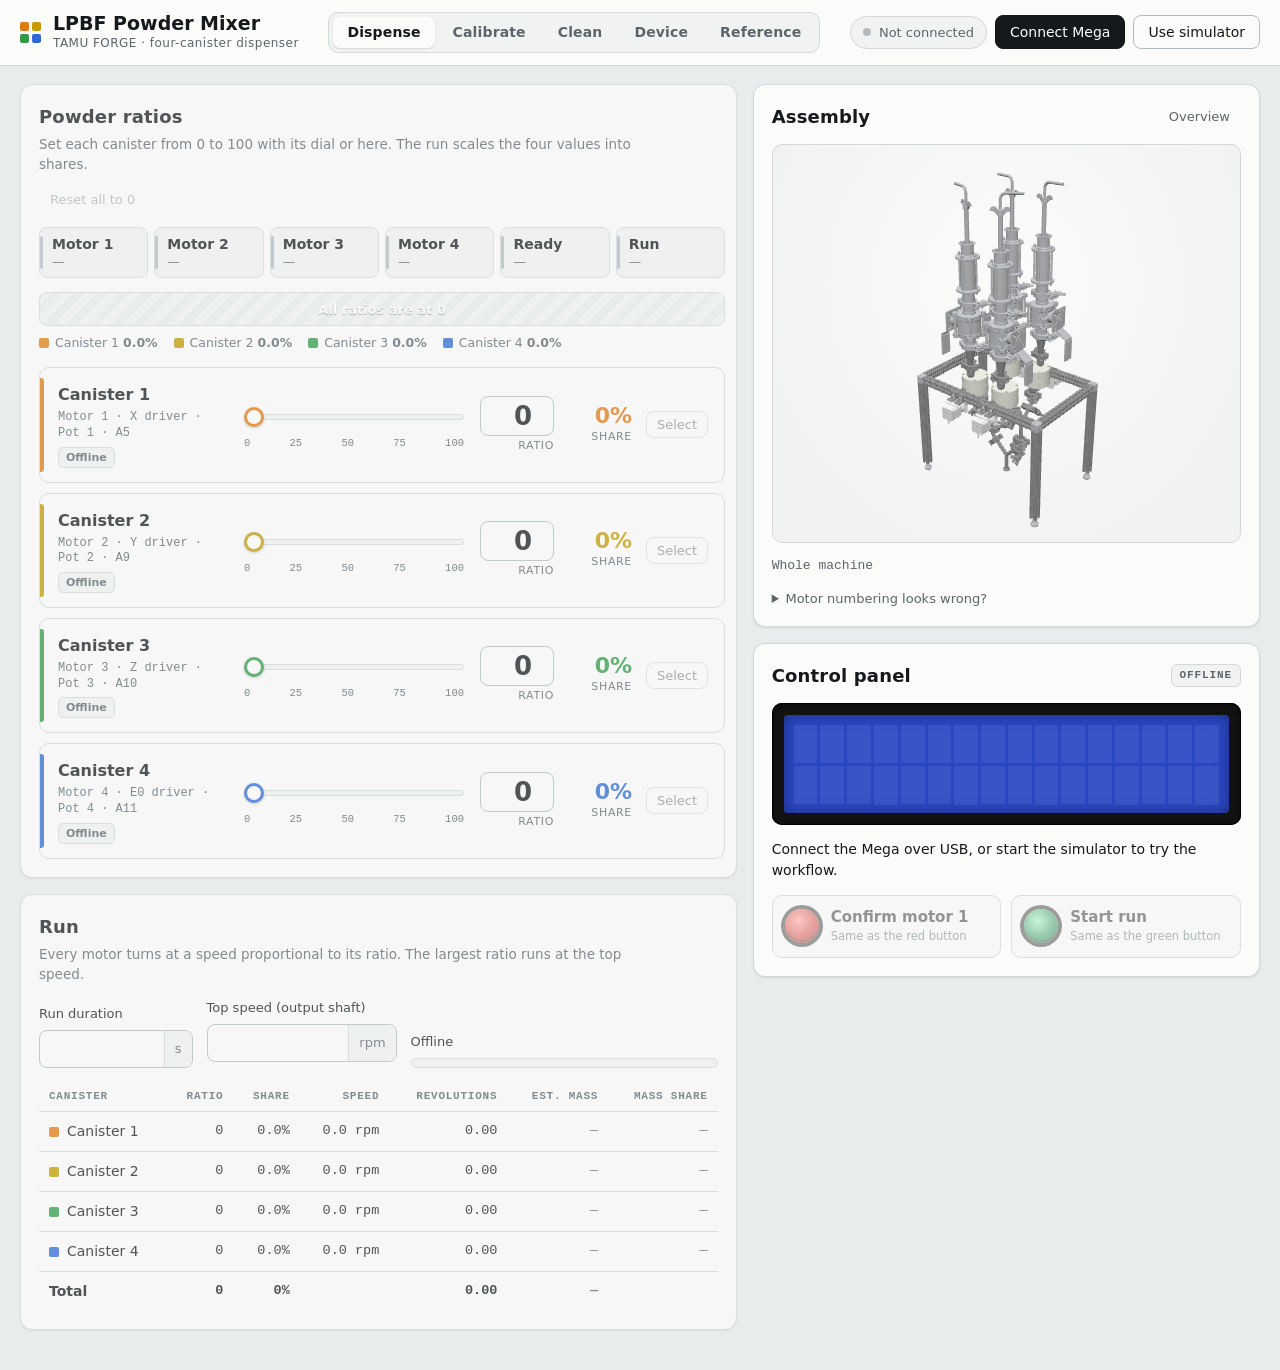
<file: ui/index.html>
<!doctype html>
<html lang="en">
<head>
  <meta charset="utf-8">
  <meta name="viewport" content="width=device-width, initial-scale=1">
  <title>LPBF Powder Mixer</title>
  <link rel="stylesheet" href="styles.css">
  <script type="importmap">
    { "imports": { "three": "./vendor/three/three.module.js", "three/addons/": "./vendor/three/addons/" } }
  </script>
  <script type="module" src="app.js"></script>
</head>
<body>
  <header class="topbar">
    <div class="brand">
      <span class="mark" aria-hidden="true"><i></i><i></i><i></i><i></i></span>
      <div>
        <div class="brand-name">LPBF Powder Mixer</div>
        <div class="brand-sub">TAMU FORGE · four-canister dispenser</div>
      </div>
    </div>
    <nav class="tabs" aria-label="Sections">
      <a class="tab" href="#dispense" data-tab="dispense">Dispense</a>
      <a class="tab" href="#calibrate" data-tab="calibrate">Calibrate</a>
      <a class="tab" href="#clean" data-tab="clean">Clean<span class="tab-dot" id="cleanDot" hidden></span></a>
      <a class="tab" href="#device" data-tab="device">Device</a>
      <a class="tab" href="#reference" data-tab="reference">Reference</a>
    </nav>
    <div class="conn">
      <span class="pill" id="connPill" data-state="off"><span class="dot"></span><span id="connText">Not connected</span></span>
      <button id="btnConnect" class="btn primary">Connect Mega</button>
      <button id="btnSim" class="btn">Use simulator</button>
      <button id="btnDisconnect" class="btn" hidden>Disconnect</button>
    </div>
  </header>

  <div class="motion-bar" id="motionBar" hidden role="status">
    <span class="spinner" aria-hidden="true"></span>
    <span id="motionText">Motors moving</span>
    <button id="motionStop" class="btn danger">Stop motors</button>
  </div>
  <div class="notice" id="notice" hidden></div>

  <main class="layout" id="app" data-conn="off">
    <div class="content">

      <!-- ===================== DISPENSE ===================== -->
      <div class="view" data-view="dispense">
        <section class="card mix" aria-labelledby="mixTitle">
          <div class="card-head">
            <div>
              <h2 id="mixTitle">Powder ratios</h2>
              <p class="sub">Set each canister from 0 to 100 with its dial or here. The run scales the four values into shares.</p>
            </div>
            <button id="btnReset" class="btn quiet small" disabled>Reset all to 0</button>
          </div>
          <ol class="steps" id="steps" aria-label="Setup progress"></ol>
          <div class="sharebar-wrap">
            <div class="sharebar" id="shareBar" role="img" aria-label="Mix shares"></div>
            <div class="sharebar-legend" id="shareLegend"></div>
          </div>
          <div class="motors" id="motors"></div>
        </section>

        <section class="card run" aria-labelledby="runTitle">
          <div class="card-head">
            <div>
              <h2 id="runTitle">Run</h2>
              <p class="sub">Every motor turns at a speed proportional to its ratio. The largest ratio runs at the top speed.</p>
            </div>
            <button id="btnStop" class="btn danger" hidden>Stop run</button>
          </div>
          <div class="run-settings">
            <label class="field">
              <span>Run duration</span>
              <span class="input-unit"><input id="inDur" type="number" min="1" max="3600" step="1" inputmode="numeric"><em>s</em></span>
            </label>
            <label class="field">
              <span>Top speed (output shaft)</span>
              <span class="input-unit"><input id="inTop" type="number" min="0.1" max="300" step="0.1" inputmode="decimal"><em>rpm</em></span>
              <small id="topNote" class="note"></small>
            </label>
            <div class="progress-block">
              <div class="progress-top"><span id="runStateText">Not running</span><span id="runTimeText" class="mono"></span></div>
              <div class="progress"><div id="runBar"></div></div>
            </div>
          </div>
          <div class="tablewrap">
            <table class="plan">
              <thead>
                <tr><th>Canister</th><th class="num">Ratio</th><th class="num">Share</th><th class="num">Speed</th><th class="num">Revolutions</th><th class="num">Est. mass</th><th class="num">Mass share</th></tr>
              </thead>
              <tbody id="planBody"></tbody>
              <tfoot id="planFoot"></tfoot>
            </table>
          </div>
        </section>
      </div>

      <!-- ===================== CALIBRATE ===================== -->
      <div class="view" data-view="calibrate" hidden>
        <section class="card" aria-labelledby="trialTitle">
          <div class="card-head">
            <div>
              <h2 id="trialTitle">Record a trial</h2>
              <p class="sub">After a dispense run, weigh what each canister put out and enter it here. Each entry adds a grams-per-revolution point at the speed that canister ran.</p>
            </div>
          </div>
          <p class="empty" id="trialEmpty">No finished run to record yet. Run a mix on the Dispense tab, then come back here to enter the weighed masses.</p>
          <form class="trial" id="trialForm" hidden>
            <div class="trial-rows" id="trialRows"></div>
            <div class="trial-actions"><button type="submit" class="btn primary">Save trial</button><span class="note" id="trialMsg" role="status"></span></div>
          </form>
        </section>

        <section class="card calib" aria-labelledby="calTitle">
          <div class="card-head">
            <div>
              <h2 id="calTitle">Calibration curves</h2>
              <p class="sub">Grams per output revolution against speed, for each canister. Stored in this browser. Mass estimates appear once a canister has at least one trial.</p>
            </div>
            <button id="btnExport" class="btn">Export CSV</button>
          </div>
          <div class="cal-grid" id="calGrid"></div>
        </section>
      </div>

      <!-- ===================== CLEAN ===================== -->
      <div class="view" data-view="clean" hidden>
        <section class="card clean-card" aria-labelledby="cleanTitle">
          <div class="card-head">
            <div>
              <h2 id="cleanTitle">Clean dispensers</h2>
              <p class="sub">Empties leftover powder by spinning the dispenser at full speed until you stop it.</p>
            </div>
            <span class="speed-chip" id="cleanSpeed">—</span>
          </div>

          <ol class="prep">
            <li><b>1</b><span>Detach the powder canister from the dispenser.</span></li>
            <li><b>2</b><span>Put a catch tray or bag under the outlet.</span></li>
            <li><b>3</b><span>Pick the dispensers to empty and start. Stop once nothing more comes out, and run it again if you still see powder.</span></li>
          </ol>

          <label class="confirm" for="cleanReady">
            <input type="checkbox" id="cleanReady">
            <span>The canister is detached and the outlet is over a catch tray.</span>
          </label>

          <div class="clean-select-head">
            <h3>Dispensers to empty</h3>
            <div class="row-actions">
              <button class="btn quiet small" id="cleanAll">Select all</button>
              <button class="btn quiet small" id="cleanNone">Clear</button>
            </div>
          </div>
          <div class="clean-motors" id="cleanMotors"></div>

          <div class="clean-actions">
            <div class="clean-timer">
              <span class="clean-time mono" id="cleanTime">0:00</span>
              <span class="note" id="cleanTimeLabel">Not running</span>
            </div>
            <div class="clean-buttons">
              <button id="cleanStart" class="btn go big" disabled>Start cleaning</button>
              <button id="cleanStop" class="btn danger big" disabled>Stop</button>
            </div>
          </div>
          <p class="note" id="cleanNote" role="status"></p>
        </section>

        <section class="card" aria-labelledby="histTitle">
          <div class="card-head tight">
            <h2 id="histTitle">Cleaning passes</h2>
            <button class="btn quiet small" id="cleanClearHist">Clear list</button>
          </div>
          <p class="empty" id="histEmpty">No cleaning passes yet.</p>
          <div class="tablewrap">
            <table id="histTable" hidden>
              <thead><tr><th>Started</th><th>Dispensers</th><th class="num">Duration</th><th class="num">Revolutions</th><th>Ended by</th></tr></thead>
              <tbody id="histBody"></tbody>
            </table>
          </div>
        </section>
      </div>

      <!-- ===================== DEVICE ===================== -->
      <div class="view" data-view="device" hidden>
        <section class="card settings" aria-labelledby="setTitle">
          <div class="card-head tight"><h2 id="setTitle">Drive settings</h2><span class="note">Stored in the Mega's EEPROM</span></div>
          <div class="settings-grid">
            <label class="field">
              <span>Microstepping</span>
              <select id="inMs">
                <option value="1">Full step</option><option value="2">1/2</option><option value="4">1/4</option>
                <option value="8">1/8</option><option value="16">1/16</option>
              </select>
              <small class="note">Must match the MS1–MS3 jumpers under the drivers. All three fitted = 1/16.</small>
            </label>
            <label class="field">
              <span>Gearbox ratio</span>
              <span class="input-unit"><input id="inGear" type="number" min="1" max="100" step="0.01" inputmode="decimal"><em>: 1</em></span>
              <small class="note">The 17HS15-1684S-PG5 has a 5.18 : 1 planetary gearbox.</small>
            </label>
            <fieldset class="field">
              <legend>Reverse direction</legend>
              <div class="checks" id="invChecks"></div>
              <small class="note">Applies to dispensing and cleaning.</small>
            </fieldset>
          </div>
          <dl class="facts" id="facts"></dl>
        </section>

        <section class="card log" aria-labelledby="logTitle">
          <div class="card-head tight">
            <h2 id="logTitle">Device log</h2>
            <button id="btnClearLog" class="btn quiet small">Clear</button>
          </div>
          <ol class="log-list" id="logList" aria-live="polite"></ol>
          <form class="cmd" id="cmdForm">
            <label for="cmdIn" class="visually-hidden">Send a command</label>
            <input id="cmdIn" autocomplete="off" spellcheck="false" placeholder="Command, e.g. SET 2 40 or CLEAN 1">
            <button class="btn" type="submit">Send</button>
          </form>
        </section>
      </div>
      <!-- ===================== REFERENCE ===================== -->
      <div class="view" data-view="reference" hidden>
        <div class="ref">
          <nav class="ref-nav" aria-label="Documents">
            <h2>Reference</h2>
            <p class="sub">Wiring, power and board documentation for this build, read straight from the project folder.</p>
            <ul id="refList"></ul>
          </nav>
          <section class="card ref-doc" aria-live="polite">
            <div class="ref-head">
              <div>
                <div class="ref-kind" id="refKind"></div>
                <h2 id="refTitle">Document</h2>
                <p class="note mono" id="refFile"></p>
              </div>
              <a class="btn small" id="refOpen" href="#" target="_blank" rel="noopener">Open in new tab</a>
            </div>
            <p class="ref-note" id="refNote" hidden></p>
            <div class="ref-body" id="refBody"></div>
          </section>
        </div>
      </div>
    </div>

    <!-- ===================== PANEL (always visible) ===================== -->
    <aside class="side">
      <section class="card v3d-card" aria-labelledby="v3dTitle">
        <div class="card-head tight">
          <h2 id="v3dTitle">Assembly</h2>
          <button class="btn quiet small" id="v3dOverview">Overview</button>
        </div>
        <div class="v3d" id="v3d">
          <div class="v3d-loading" id="v3dLoading"><span>Loading 3D model…</span><div class="progress"><div id="v3dBar"></div></div></div>
        </div>
        <p class="v3d-caption" id="v3dCaption">Whole machine</p>
        <details class="v3d-fix">
          <summary>Motor numbering looks wrong?</summary>
          <div class="v3d-fix-row">
            <label for="v3dA" class="visually-hidden">First motor</label>
            <select id="v3dA"><option value="0">M1 · X</option><option value="1">M2 · Y</option><option value="2">M3 · Z</option><option value="3">M4 · E0</option></select>
            <span>swap with</span>
            <label for="v3dB" class="visually-hidden">Second motor</label>
            <select id="v3dB"><option value="0">M1 · X</option><option value="1" selected>M2 · Y</option><option value="2">M3 · Z</option><option value="3">M4 · E0</option></select>
            <button class="btn small" id="v3dSwap">Swap</button>
            <button class="btn quiet small" id="v3dResetOrder">Reset</button>
          </div>
          <p class="note">Click a motor in the view to select it on the current tab.</p>
        </details>
      </section>

      <section class="card panel" aria-labelledby="panelTitle">
        <div class="card-head tight">
          <h2 id="panelTitle">Control panel</h2>
          <span class="state-chip" id="stateChip">Offline</span>
        </div>
        <div class="lcd-bezel"><div class="lcd" id="lcd" role="img" aria-label="LCD contents"></div></div>
        <p class="hint" id="hint">Connect the Mega over USB, or start the simulator to try the workflow.</p>
        <div class="hw-buttons">
          <button id="btnNext" class="hw red" disabled>
            <span class="cap" aria-hidden="true"></span>
            <span class="txt"><b id="nextLabel">Confirm motor 1</b><small>Same as the red button</small></span>
          </button>
          <button id="btnGo" class="hw green" disabled>
            <span class="cap" aria-hidden="true"></span>
            <span class="txt"><b id="goLabel">Start run</b><small>Same as the green button</small></span>
          </button>
        </div>
      </section>

      <section class="card sim" id="simPanel" hidden aria-labelledby="simTitle">
        <div class="card-head tight">
          <h2 id="simTitle">Virtual panel</h2>
          <span class="tag">Simulator</span>
        </div>
        <p class="sub">These stand in for the physical dials and buttons while no Mega is connected.</p>
        <div class="sim-pots" id="simPots"></div>
        <div class="sim-buttons">
          <button class="phys red" id="simRed" aria-label="Press the red button"><span></span>Red</button>
          <button class="phys green" id="simGreen" aria-label="Press the green button"><span></span>Green</button>
        </div>
      </section>
    </aside>
  </main>
</body>
</html>
</file>
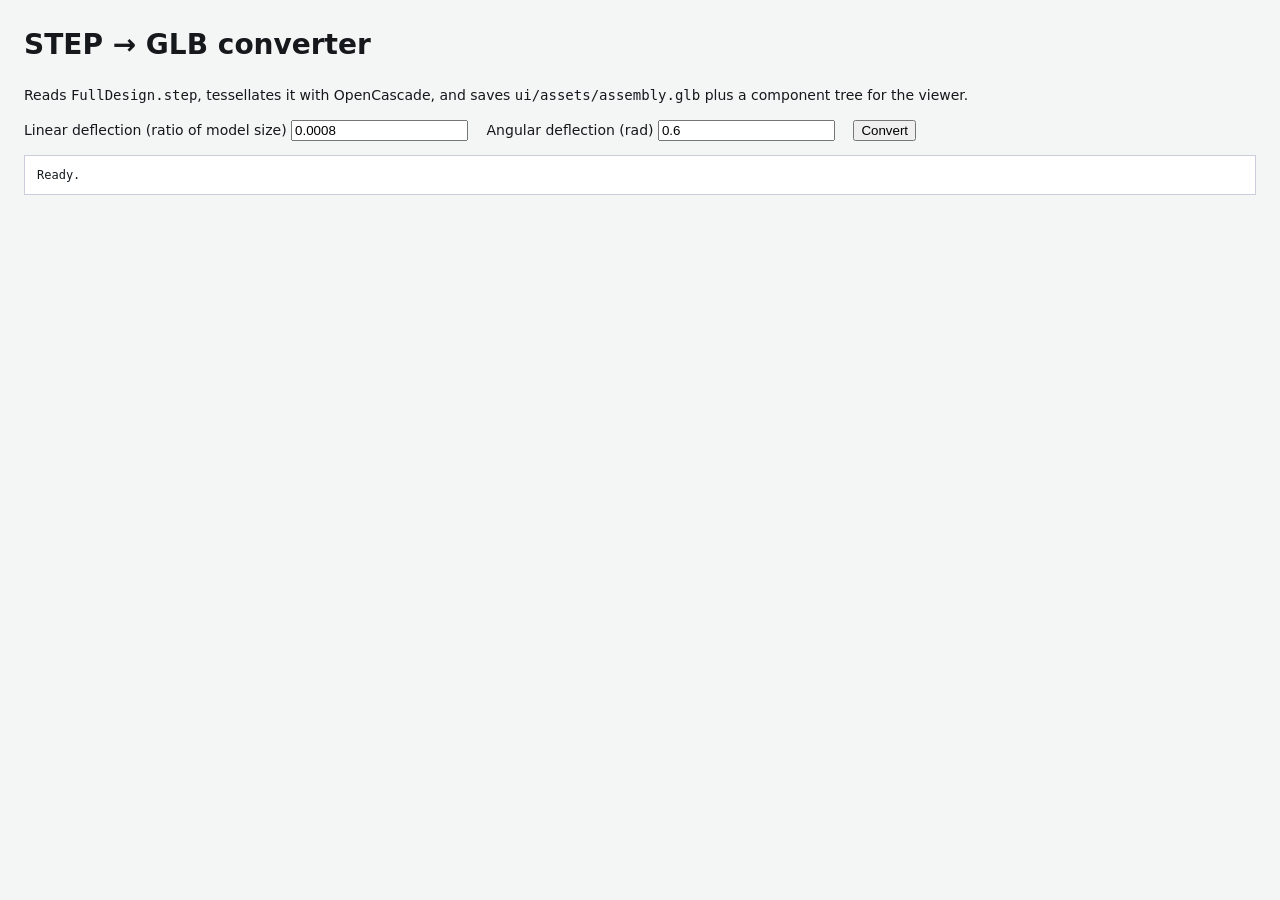
<file: tools/convert.html>
<!doctype html>
<html lang="en">
<head>
<meta charset="utf-8">
<title>STEP → GLB converter</title>
<style>
  body { font: 14px/1.5 "Segoe UI", system-ui, sans-serif; margin: 24px; background: #f4f5f5; color: #15191c; }
  pre { background: #fff; border: 1px solid #ccd; padding: 12px; max-height: 70vh; overflow: auto; font: 12px Consolas, monospace; }
  label { margin-right: 14px; }
</style>
<script type="importmap">
  { "imports": { "three": "/ui/vendor/three/three.module.js", "three/addons/": "/ui/vendor/three/addons/" } }
</script>
<script src="/ui/vendor/occt/occt-import-js.js"></script>
</head>
<body>
<h1>STEP → GLB converter</h1>
<p>Reads <code>FullDesign.step</code>, tessellates it with OpenCascade, and saves <code>ui/assets/assembly.glb</code> plus a component tree for the viewer.</p>
<p>
  <label>Linear deflection (ratio of model size) <input id="lin" type="number" value="0.0008" step="0.0001"></label>
  <label>Angular deflection (rad) <input id="ang" type="number" value="0.6" step="0.05"></label>
  <button id="go">Convert</button>
</p>
<pre id="out">Ready.</pre>
<script type="module">
import * as THREE from 'three';
import { GLTFExporter } from 'three/addons/exporters/GLTFExporter.js';

const out = document.getElementById('out');
const log = s => { out.textContent += '\n' + s; out.scrollTop = out.scrollHeight; };

async function convert() {
  out.textContent = 'Loading OpenCascade…';
  const t0 = performance.now();
  const occt = await occtimportjs({ locateFile: f => '/ui/vendor/occt/' + f });
  log('Fetching FullDesign.step…');
  const buf = new Uint8Array(await (await fetch('/FullDesign.step')).arrayBuffer());
  log(`  ${(buf.length / 1e6).toFixed(1)} MB. Tessellating…`);
  const res = occt.ReadStepFile(buf, {
    linearUnit: 'millimeter',
    linearDeflectionType: 'bounding_box_ratio',
    linearDeflection: Number(document.getElementById('lin').value),
    angularDeflection: Number(document.getElementById('ang').value)
  });
  if (!res.success) { log('STEP read failed'); return; }
  log(`  ${res.meshes.length} meshes in ${((performance.now() - t0) / 1000).toFixed(1)} s`);

  // materials shared by colour
  const mats = new Map();
  const matFor = c => {
    const key = c ? c.map(v => v.toFixed(3)).join(',') : 'none';
    if (!mats.has(key)) {
      const color = c ? new THREE.Color(c[0], c[1], c[2]) : new THREE.Color(0.62, 0.64, 0.66);
      mats.set(key, new THREE.MeshStandardMaterial({ color, metalness: 0.1, roughness: 0.6, name: 'm' + mats.size }));
    }
    return mats.get(key);
  };

  let tris = 0;
  const tree = [];
  function build(node, depth, path) {
    const g = new THREE.Group();
    g.name = node.name || 'node';
    const p = path ? path + ' / ' + g.name : g.name;
    tree.push('  '.repeat(depth) + g.name + (node.meshes.length ? `  [${node.meshes.length} mesh]` : ''));
    for (const mi of node.meshes) {
      const m = res.meshes[mi];
      const geo = new THREE.BufferGeometry();
      geo.setAttribute('position', new THREE.Float32BufferAttribute(m.attributes.position.array, 3));
      if (m.attributes.normal) geo.setAttribute('normal', new THREE.Float32BufferAttribute(m.attributes.normal.array, 3));
      const idx = m.index.array;
      const maxIndex = m.attributes.position.array.length / 3;
      geo.setIndex(maxIndex < 65535 ? new THREE.Uint16BufferAttribute(idx, 1) : new THREE.Uint32BufferAttribute(idx, 1));
      if (!m.attributes.normal) geo.computeVertexNormals();
      tris += idx.length / 3;
      const mesh = new THREE.Mesh(geo, matFor(m.color));
      mesh.name = m.name || g.name;
      g.add(mesh);
    }
    for (const c of node.children) g.add(build(c, depth + 1, p));
    return g;
  }
  const scene = new THREE.Scene();
  const root = build(res.root, 0, '');
  root.name = 'assembly';
  scene.add(root);
  log(`  ${Math.round(tris).toLocaleString()} triangles, ${mats.size} materials`);

  log('Exporting GLB…');
  const glb = await new GLTFExporter().parseAsync(scene, { binary: true });
  log(`  ${(glb.byteLength / 1e6).toFixed(1)} MB`);
  for (const [name, body] of [['assembly.glb', glb], ['assembly-tree.json', JSON.stringify({ tree }, null, 1)]]) {
    const r = await fetch('/__save?name=' + name, { method: 'POST', body });
    log('  ' + await r.text());
  }
  log(`Done in ${((performance.now() - t0) / 1000).toFixed(1)} s.`);
  window.__done = true;
}
document.getElementById('go').addEventListener('click', () => convert().catch(e => { log('ERROR ' + e.stack); window.__done = 'error'; }));
</script>
</body>
</html>
</file>
<file: ui/styles.css>
/* LPBF Powder Mixer: an instrument-panel UI. Bahnschrift (ships with Windows) for headings and readouts,
   Segoe UI for text, Cascadia Mono for pins and logs. No web fonts, so it runs offline in the lab. */
:root {
  --bg: #e9ecec;
  --surface: #fbfbfa;
  --surface-2: #f1f3f2;
  --ink: #15191c;
  --muted: #5b656c;
  --line: #d3d8da;
  --line-strong: #b4bcc0;
  --focus: #1f5fa6;
  --red: #c4302a;
  --red-deep: #8f1d18;
  --green: #1d8a4b;
  --green-deep: #135c32;
  --warn: #a8670f;
  --warn-soft: #fbefd9;
  --m1: #e07a12;
  --m2: #c49a00;
  --m3: #2f9a46;
  --m4: #2d6bd3;
  --lcd-bg: #2a47c2;
  --lcd-ink: #e7eeff;
  --lcd-off: rgba(255, 255, 255, .07);
  --shadow: 0 1px 0 rgba(0, 0, 0, .04), 0 1px 3px rgba(0, 0, 0, .06);
  --font-display: "Bahnschrift", "DIN Alternate", "Segoe UI", system-ui, sans-serif;
  --font-body: "Segoe UI Variable Text", "Segoe UI", system-ui, -apple-system, sans-serif;
  --font-mono: "Cascadia Mono", "Cascadia Code", Consolas, ui-monospace, monospace;
  color-scheme: light;
}
@media (prefers-color-scheme: dark) {
  :root {
    --bg: #0e1113;
    --surface: #161a1d;
    --surface-2: #1c2125;
    --ink: #e6eaec;
    --muted: #96a1a8;
    --line: #2a3136;
    --line-strong: #3b444a;
    --focus: #6aa6ef;
    --red: #e0473f;
    --red-deep: #9c241e;
    --green: #2fb06a;
    --green-deep: #1b7444;
    --warn: #e0a24a;
    --warn-soft: #34270f;
    --m1: #f39a3d;
    --m2: #e2c03a;
    --m3: #4cc16a;
    --m4: #5c92f0;
    --shadow: none;
    color-scheme: dark;
  }
}

* { box-sizing: border-box; }
[hidden] { display: none !important; }
html, body { margin: 0; }
body {
  background: var(--bg);
  color: var(--ink);
  font: 15px/1.5 var(--font-body);
  -webkit-font-smoothing: antialiased;
}
h2, h3 { font-family: var(--font-display); font-weight: 600; margin: 0; letter-spacing: .01em; }
h2 { font-size: 18px; }
h3 { font-size: 15px; }
p { margin: 0; }
.sub { color: var(--muted); font-size: 13.5px; max-width: 70ch; }
.mono { font-family: var(--font-mono); font-variant-numeric: tabular-nums; }
.note { color: var(--muted); font-size: 12.5px; }
.visually-hidden { position: absolute; width: 1px; height: 1px; overflow: hidden; clip: rect(0 0 0 0); white-space: nowrap; }
:focus-visible { outline: 2px solid var(--focus); outline-offset: 2px; }

/* ---------- top bar ---------- */
.topbar {
  position: sticky; top: 0; z-index: 5;
  display: flex; flex-wrap: wrap; gap: 12px 20px; align-items: center; justify-content: space-between;
  padding: 12px max(20px, env(safe-area-inset-right, 0px)) 12px max(20px, env(safe-area-inset-left, 0px));
  background: var(--surface);
  border-bottom: 1px solid var(--line);
}
.brand { display: flex; gap: 12px; align-items: center; }
.mark { display: grid; grid-template-columns: repeat(2, 9px); gap: 3px; }
.mark i { width: 9px; height: 9px; border-radius: 2px; background: var(--m1); }
.mark i:nth-child(2) { background: var(--m2); }
.mark i:nth-child(3) { background: var(--m3); }
.mark i:nth-child(4) { background: var(--m4); }
.brand-name { font-family: var(--font-display); font-size: 19px; font-weight: 600; line-height: 1.1; }
.brand-sub { font-size: 12px; color: var(--muted); letter-spacing: .04em; }
.conn { display: flex; flex-wrap: wrap; gap: 8px; align-items: center; }
.pill {
  display: inline-flex; align-items: center; gap: 8px;
  padding: 6px 12px; border-radius: 999px; border: 1px solid var(--line);
  font-size: 13px; color: var(--muted); background: var(--surface-2);
}
.pill .dot { width: 8px; height: 8px; border-radius: 50%; background: var(--line-strong); }
.pill[data-state="on"] { color: var(--ink); }
.pill[data-state="on"] .dot { background: var(--green); box-shadow: 0 0 0 3px color-mix(in srgb, var(--green) 25%, transparent); }
.pill[data-state="sim"] .dot { background: var(--m4); }
.pill[data-state="wait"] .dot { background: var(--warn); }

/* ---------- buttons ---------- */
.btn {
  font: 500 14px/1 var(--font-body);
  padding: 9px 14px; border-radius: 8px;
  border: 1px solid var(--line-strong); background: var(--surface); color: var(--ink);
  cursor: pointer;
}
.btn:hover:not(:disabled) { border-color: var(--muted); }
.btn:disabled { opacity: .45; cursor: not-allowed; }
.btn.primary { background: var(--ink); color: var(--surface); border-color: var(--ink); }
.btn.danger { background: var(--red); border-color: var(--red); color: #fff; }
.btn.quiet { border-color: transparent; background: transparent; color: var(--muted); }
.btn.quiet:hover:not(:disabled) { color: var(--ink); border-color: var(--line); }
.btn.small { padding: 6px 10px; font-size: 13px; }

.notice {
  margin: 14px max(20px, env(safe-area-inset-right, 0px)) 0 max(20px, env(safe-area-inset-left, 0px));
  padding: 10px 14px; border-radius: 8px;
  background: var(--warn-soft); color: var(--ink); border: 1px solid color-mix(in srgb, var(--warn) 45%, transparent);
  font-size: 14px;
}

/* ---------- layout ---------- */
.layout {
  display: grid; gap: 16px;
  grid-template-columns: repeat(12, minmax(0, 1fr));
  max-width: 1440px; margin: 0 auto;
  padding-block: 18px 40px;
  padding-left: max(20px, env(safe-area-inset-left, 0px));
  padding-right: max(20px, env(safe-area-inset-right, 0px));
}
/* motor selection on the left, 3D view beside it with the control panel underneath */
.content { grid-column: span 7; min-width: 0; }
.view { display: grid; gap: 16px; align-content: start; }
.side { grid-column: span 5; display: grid; gap: 16px; align-content: start; }
@media (min-width: 1500px) {
  .content { grid-column: span 8; }
  .side { grid-column: span 4; }
}
/* phones: 3D view first, then the page, then the panel */
@media (max-width: 760px) {
  .side { display: contents; }
  .content, .side > * { grid-column: 1 / -1; }
  .v3d-card { order: 1; }
  .content { order: 2; }
  .panel { order: 3; }
  .sim { order: 4; }
}

/* ---------- tabs ---------- */
.tabs { display: flex; gap: 4px; padding: 4px; border-radius: 10px; background: var(--surface-2); border: 1px solid var(--line); }
.tab {
  position: relative; padding: 7px 14px; border-radius: 7px; text-decoration: none;
  font: 600 14px/1.2 var(--font-display); color: var(--muted); letter-spacing: .01em;
}
.tab:hover { color: var(--ink); }
.tab[aria-current="page"] { background: var(--surface); color: var(--ink); box-shadow: 0 1px 2px rgba(0, 0, 0, .12); }
.tab-dot { position: absolute; top: 6px; right: 5px; width: 7px; height: 7px; border-radius: 50%; background: var(--green); animation: pulse 1.2s ease-in-out infinite; }
@keyframes pulse { 50% { opacity: .35; } }

/* ---------- motion bar ---------- */
.motion-bar {
  position: sticky; top: 61px; z-index: 4;
  display: flex; gap: 12px; align-items: center; justify-content: center; flex-wrap: wrap;
  padding: 8px max(20px, env(safe-area-inset-right, 0px)) 8px max(20px, env(safe-area-inset-left, 0px));
  background: var(--green); color: #fff; font: 600 14px/1.3 var(--font-display);
}
.motion-bar .btn.danger { background: #fff; color: var(--red); border-color: #fff; padding: 6px 12px; }
.spinner { width: 14px; height: 14px; border-radius: 50%; border: 2px solid rgba(255, 255, 255, .45); border-top-color: #fff; animation: spin .8s linear infinite; }
@keyframes spin { to { transform: rotate(360deg); } }

@media (max-width: 760px) {
  .topbar { position: static; }
  .motion-bar { top: 0; }
  .tabs { order: 3; width: 100%; }
  .tab { flex: 1; text-align: center; padding: 7px 6px; }
}

.empty { color: var(--muted); font-size: 14px; padding: 14px; border: 1px dashed var(--line-strong); border-radius: 10px; text-align: center; }

/* ---------- clean ---------- */
.speed-chip {
  font: 600 13px/1 var(--font-mono); padding: 8px 10px; border-radius: 8px;
  background: var(--surface-2); border: 1px solid var(--line); color: var(--ink); white-space: nowrap;
}
.prep { list-style: none; margin: 0; padding: 0; display: grid; gap: 8px; grid-template-columns: repeat(3, minmax(0, 1fr)); }
.prep li { display: flex; gap: 10px; align-items: flex-start; padding: 10px 12px; border-radius: 10px; background: var(--surface-2); border: 1px solid var(--line); font-size: 13.5px; }
.prep li b { flex: none; width: 24px; height: 24px; border-radius: 50%; display: grid; place-items: center; background: var(--ink); color: var(--surface); font: 600 13px/1 var(--font-display); }
@media (max-width: 760px) { .prep { grid-template-columns: 1fr; } }
.confirm {
  display: flex; gap: 10px; align-items: center; padding: 12px 14px; border-radius: 10px; cursor: pointer;
  border: 1px solid color-mix(in srgb, var(--warn) 45%, transparent); background: var(--warn-soft); font-size: 14px; font-weight: 500;
}
.confirm input { width: 18px; height: 18px; accent-color: var(--green); flex: none; }
.confirm:has(input:checked) { border-color: color-mix(in srgb, var(--green) 45%, transparent); background: color-mix(in srgb, var(--green) 10%, var(--surface)); }
.clean-select-head { display: flex; justify-content: space-between; align-items: center; gap: 10px; }
.row-actions { display: flex; gap: 4px; }
.clean-motors { display: grid; gap: 10px; grid-template-columns: repeat(4, minmax(0, 1fr)); }
@media (max-width: 860px) { .clean-motors { grid-template-columns: repeat(2, minmax(0, 1fr)); } }
.clean-tile {
  --c: var(--m1);
  display: grid; gap: 8px; justify-items: center; text-align: center;
  padding: 14px 10px 12px; border-radius: 12px; cursor: pointer;
  border: 1px solid var(--line-strong); background: var(--surface); color: var(--ink); font: inherit;
}
.clean-tile[data-i="1"] { --c: var(--m2); }
.clean-tile[data-i="2"] { --c: var(--m3); }
.clean-tile[data-i="3"] { --c: var(--m4); }
.clean-tile[aria-pressed="true"] { border-color: var(--c); box-shadow: 0 0 0 2px var(--c) inset; background: color-mix(in srgb, var(--c) 8%, var(--surface)); }
.clean-tile:disabled { cursor: default; }
.clean-tile b { font: 600 15px/1.2 var(--font-display); }
.clean-tile small { font: 12px/1.3 var(--font-mono); color: var(--muted); }
.clean-tile .check { font: 600 11px/1 var(--font-body); padding: 4px 8px; border-radius: 999px; border: 1px solid var(--line); color: var(--muted); }
.clean-tile[aria-pressed="true"] .check { background: var(--c); border-color: var(--c); color: #fff; }
.rotor { width: 64px; height: 64px; }
.rotor .hub { transform-origin: 32px 32px; }
.clean-tile.spinning .rotor .hub { animation: spin var(--period, 1.73s) linear infinite; }
.clean-tile.spinning { border-color: var(--c); }
.clean-actions { display: flex; gap: 16px; align-items: center; justify-content: space-between; flex-wrap: wrap; padding-top: 4px; border-top: 1px solid var(--line); padding-top: 16px; }
.clean-timer { display: grid; gap: 2px; }
.clean-time { font: 600 40px/1 var(--font-display); font-variant-numeric: tabular-nums; }
.clean-buttons { display: flex; gap: 10px; flex-wrap: wrap; }
.btn.big { padding: 14px 22px; font: 600 16px/1 var(--font-display); border-radius: 10px; min-width: 150px; }
.btn.go { background: var(--green); border-color: var(--green); color: #fff; }

/* ---------- reference ---------- */
[data-tab="reference"] .content { grid-column: 1 / -1; }
[data-tab="reference"] .side { display: none; }
.ref { display: grid; gap: 16px; grid-template-columns: minmax(240px, 300px) minmax(0, 1fr); align-items: start; }
.ref-nav { position: sticky; top: 84px; display: grid; gap: 10px; align-content: start; }
.ref-nav ul { list-style: none; margin: 4px 0 0; padding: 0; display: grid; gap: 6px; }
.ref-item {
  width: 100%; text-align: left; display: grid; gap: 4px; cursor: pointer; font: inherit; color: var(--ink);
  padding: 10px 12px; border-radius: 10px; border: 1px solid var(--line); background: var(--surface);
}
.ref-item:hover { border-color: var(--line-strong); }
.ref-item[aria-current="true"] { border-color: var(--ink); box-shadow: inset 3px 0 0 var(--ink); }
.ref-item b { font: 600 14.5px/1.25 var(--font-display); }
.ref-item small { font-size: 12.5px; color: var(--muted); line-height: 1.4; }
.ref-item-kind, .ref-kind {
  justify-self: start; font: 600 10.5px/1 var(--font-mono); letter-spacing: .08em; text-transform: uppercase;
  padding: 3px 6px; border-radius: 4px; color: var(--muted); background: var(--surface-2); border: 1px solid var(--line);
}
[data-kind="Interactive"] { color: var(--m4); border-color: color-mix(in srgb, var(--m4) 40%, transparent); }
[data-kind="PDF"] { color: var(--red); border-color: color-mix(in srgb, var(--red) 40%, transparent); }
.ref-kind { display: inline-block; margin-bottom: 6px; }
.ref-head { display: flex; gap: 12px; justify-content: space-between; align-items: flex-start; flex-wrap: wrap; }
.ref-head h2 { font-size: 21px; }
.ref-note {
  font-size: 13.5px; padding: 10px 12px; border-radius: 8px;
  background: var(--warn-soft); border: 1px solid color-mix(in srgb, var(--warn) 45%, transparent);
}
.ref-body.frame iframe { width: 100%; border: 1px solid var(--line); border-radius: 10px; background: #fff; display: block; }
.ref-body.html iframe { height: 1400px; }
.ref-body.pdf iframe { height: max(560px, calc(100vh - 230px)); }
@media (max-width: 900px) {
  .ref { grid-template-columns: 1fr; }
  .ref-nav { position: static; }
  .ref-nav ul { grid-auto-flow: column; grid-auto-columns: minmax(200px, 1fr); overflow-x: auto; padding-bottom: 4px; }
}

/* rendered markdown */
.md { max-width: 860px; font-size: 15px; line-height: 1.65; }
.md > :first-child { margin-top: 0; }
.md h1 { font: 600 24px/1.25 var(--font-display); margin: 4px 0 12px; }
.md h2 { font-size: 19px; margin: 28px 0 10px; padding-top: 14px; border-top: 1px solid var(--line); }
.md h3 { font-size: 16px; margin: 20px 0 8px; }
.md p, .md ul, .md ol { margin: 0 0 12px; }
.md ul, .md ol { padding-left: 22px; }
.md li { margin: 3px 0; }
.md li > input[type="checkbox"] { margin-right: 8px; accent-color: var(--green); }
.md hr { border: 0; border-top: 1px solid var(--line); margin: 22px 0; }
.md code { font: 13px var(--font-mono); background: var(--surface-2); border: 1px solid var(--line); padding: 1px 5px; border-radius: 4px; }
.md pre { background: var(--surface-2); border: 1px solid var(--line); border-radius: 8px; padding: 12px 14px; overflow-x: auto; margin: 0 0 14px; }
.md pre code { background: none; border: 0; padding: 0; font-size: 12.5px; line-height: 1.55; }
.md table { margin: 4px 0 16px; font-size: 14px; display: block; overflow-x: auto; }
.md td { white-space: normal; vertical-align: top; }
.md blockquote { margin: 0 0 12px; padding: 4px 14px; border-left: 3px solid var(--line-strong); color: var(--muted); }
.md .math { font-family: "Cambria Math", "Times New Roman", serif; font-style: normal; white-space: nowrap; }
.md a { color: var(--focus); }

/* ---------- 3D assembly ---------- */
.v3d {
  position: relative; aspect-ratio: 4 / 3.4; border-radius: 10px; overflow: hidden;
  background: radial-gradient(ellipse at 50% 35%, var(--surface), var(--surface-2) 75%);
  border: 1px solid var(--line);
}
.v3d canvas { display: block; width: 100% !important; height: 100% !important; }
.v3d-labels { position: absolute; inset: 0; pointer-events: none; overflow: hidden; }
.v3d-callout {
  position: absolute; left: 0; top: 0; white-space: nowrap;
  font: 12px/1 var(--font-mono); color: #fff; background: var(--c); padding: 5px 8px; border-radius: 6px;
  box-shadow: 0 2px 6px rgba(0, 0, 0, .3); transition: opacity .15s;
}
.v3d-callout::after {
  content: ""; position: absolute; left: 50%; bottom: -5px; margin-left: -5px;
  border: 5px solid transparent; border-bottom: 0; border-top-color: var(--c);
}
.v3d-callout b { font-family: var(--font-display); font-size: 13px; }
.v3d-loading { position: absolute; inset: 0; display: grid; place-content: center; gap: 10px; color: var(--muted); font-size: 13px; text-align: center; z-index: 2; }
.v3d-loading .progress { width: 180px; }
.v3d-caption { font: 13px/1.4 var(--font-mono); color: var(--muted); min-height: 18px; }
.v3d-caption b { color: var(--ink); font-weight: 500; }
.v3d-fix summary { cursor: pointer; font-size: 13px; color: var(--muted); }
.v3d-fix-row { display: flex; flex-wrap: wrap; gap: 8px; align-items: center; margin: 10px 0 6px; font-size: 13px; color: var(--muted); }
.v3d-fix-row select { font-size: 13px; padding: 5px 8px; }

.settings-grid { display: grid; gap: 16px; grid-template-columns: repeat(auto-fit, minmax(220px, 1fr)); }
.card {
  background: var(--surface); border: 1px solid var(--line); border-radius: 12px;
  padding: 18px; box-shadow: var(--shadow);
  display: grid; gap: 14px; align-content: start; min-width: 0;
}
.card-head { display: flex; gap: 12px; align-items: flex-start; justify-content: space-between; flex-wrap: wrap; }
.card-head > div { display: grid; gap: 4px; }
.card-head.tight { align-items: center; }
.tag, .state-chip {
  font: 600 11px/1 var(--font-mono); letter-spacing: .08em; text-transform: uppercase;
  padding: 5px 8px; border-radius: 6px; background: var(--surface-2); color: var(--muted); border: 1px solid var(--line);
}
.state-chip[data-s="SETUP"] { color: var(--warn); border-color: color-mix(in srgb, var(--warn) 40%, transparent); }
.state-chip[data-s="READY"] { color: var(--green); border-color: color-mix(in srgb, var(--green) 45%, transparent); }
.state-chip[data-s="RUNNING"] { color: #fff; background: var(--green); border-color: var(--green); }
.state-chip[data-s="DONE"] { color: var(--ink); }
.state-chip[data-s="CLEANING"] { color: #fff; background: var(--m4); border-color: var(--m4); }

[data-conn="off"] .content .card { opacity: .72; }

/* ---------- wizard steps ---------- */
.steps { list-style: none; margin: 0; padding: 0; display: grid; grid-template-columns: repeat(6, minmax(0, 1fr)); gap: 6px; }
.steps li {
  position: relative; padding: 8px 10px 8px 12px; border-radius: 8px;
  background: var(--surface-2); border: 1px solid var(--line);
  font-size: 12.5px; color: var(--muted); line-height: 1.25;
}
.steps li b { display: block; font-family: var(--font-display); font-weight: 600; font-size: 14px; color: var(--ink); }
.steps li::before { content: ""; position: absolute; left: 0; top: 8px; bottom: 8px; width: 3px; border-radius: 2px; background: var(--line-strong); }
.steps li.done::before { background: var(--green); }
.steps li.now { border-color: var(--ink); background: var(--surface); }
.steps li.now::before { background: var(--warn); }
.steps li.step-run.now::before { background: var(--green); }
@media (max-width: 700px) { .steps { grid-template-columns: repeat(3, minmax(0, 1fr)); } }

/* ---------- share bar ---------- */
.sharebar-wrap { display: grid; gap: 8px; }
.sharebar {
  display: flex; height: 34px; border-radius: 8px; overflow: hidden;
  background: repeating-linear-gradient(135deg, var(--surface-2) 0 8px, var(--bg) 8px 16px);
  border: 1px solid var(--line);
}
.sharebar span {
  display: flex; align-items: center; justify-content: center; min-width: 0;
  color: #fff; font: 600 13px/1 var(--font-display); text-shadow: 0 1px 1px rgba(0, 0, 0, .35);
  transition: flex-grow .25s ease; white-space: nowrap; overflow: hidden;
}
.sharebar span + span { box-shadow: inset 2px 0 0 var(--surface); }
.sharebar-legend { display: flex; flex-wrap: wrap; gap: 6px 16px; font-size: 12.5px; color: var(--muted); }
.sharebar-legend i { display: inline-block; width: 10px; height: 10px; border-radius: 2px; margin-right: 6px; vertical-align: -1px; }
.empty-note { align-self: center; margin: 0 auto; color: var(--muted); font-size: 13px; text-shadow: none; }

/* ---------- motor rows ---------- */
.motors { display: grid; gap: 10px; }
.motor {
  --c: var(--m1);
  display: grid; gap: 10px 16px;
  grid-template-columns: minmax(170px, 1.1fr) minmax(220px, 2fr) auto;
  align-items: center;
  padding: 14px 16px 14px 18px; border-radius: 10px;
  border: 1px solid var(--line); background: var(--surface);
  position: relative;
}
.motor::before { content: ""; position: absolute; left: 0; top: 10px; bottom: 10px; width: 4px; border-radius: 0 3px 3px 0; background: var(--c); }
.motor.active { border-color: var(--ink); box-shadow: 0 0 0 3px color-mix(in srgb, var(--c) 22%, transparent); }
.motor[data-i="1"] { --c: var(--m2); }
.motor[data-i="2"] { --c: var(--m3); }
.motor[data-i="3"] { --c: var(--m4); }
.motor .id { display: grid; gap: 3px; min-width: 0; }
.motor .name {
  font: 600 16px/1.2 var(--font-display); color: var(--ink);
  border: 1px solid transparent; background: transparent; border-radius: 6px; padding: 2px 4px; margin-left: -5px; width: 100%; min-width: 0;
}
.motor .name:hover { border-color: var(--line); }
.motor .meta { font: 12px/1.3 var(--font-mono); color: var(--muted); }
.motor .badges { display: flex; flex-wrap: wrap; gap: 6px; margin-top: 2px; }
.badge {
  font: 600 11px/1 var(--font-body); padding: 4px 7px; border-radius: 5px;
  border: 1px solid var(--line); color: var(--muted); background: var(--surface-2);
}
.badge.editing { color: var(--warn); border-color: color-mix(in srgb, var(--warn) 45%, transparent); background: var(--warn-soft); }
.badge.ok { color: var(--green); border-color: color-mix(in srgb, var(--green) 40%, transparent); }
.badge.src { font-family: var(--font-mono); font-weight: 500; }
.ctrl { display: grid; gap: 6px; min-width: 0; }
.slider { position: relative; height: 30px; }
.slider input[type="range"] {
  -webkit-appearance: none; appearance: none; width: 100%; height: 30px; margin: 0; background: transparent; position: relative; z-index: 2;
}
.slider .track { position: absolute; left: 0; right: 0; top: 12px; height: 6px; border-radius: 3px; background: var(--surface-2); border: 1px solid var(--line); }
.slider .fill { position: absolute; left: 0; top: 12px; height: 6px; border-radius: 3px; background: var(--c); }
.slider .knob {
  position: absolute; top: 4px; width: 0; height: 22px; z-index: 1;
  border-left: 2px dashed var(--muted); opacity: .8; transform: translateX(-1px);
}
.slider .knob::after {
  content: attr(data-label); position: absolute; top: -14px; left: 3px;
  font: 10px/1 var(--font-mono); color: var(--muted); white-space: nowrap;
}
.slider input[type="range"]::-webkit-slider-runnable-track { height: 30px; background: transparent; }
.slider input[type="range"]::-moz-range-track { height: 30px; background: transparent; }
.slider input[type="range"]::-webkit-slider-thumb {
  -webkit-appearance: none; width: 20px; height: 20px; margin-top: 5px; border-radius: 50%;
  background: var(--surface); border: 3px solid var(--c); box-shadow: 0 1px 3px rgba(0, 0, 0, .25); cursor: grab;
}
.slider input[type="range"]::-moz-range-thumb {
  width: 14px; height: 14px; border-radius: 50%; background: var(--surface); border: 3px solid var(--c); cursor: grab;
}
.scale { display: flex; justify-content: space-between; font: 10.5px/1 var(--font-mono); color: var(--muted); }
.readout { display: flex; gap: 14px; align-items: center; justify-content: flex-end; }
.valbox { display: grid; justify-items: end; gap: 2px; }
.valbox input {
  width: 74px; text-align: right; font: 600 26px/1 var(--font-display); color: var(--ink);
  padding: 4px 6px; border-radius: 8px; border: 1px solid var(--line-strong); background: var(--surface);
  font-variant-numeric: tabular-nums;
}
.valbox small, .sharebox small { font-size: 11px; color: var(--muted); text-transform: uppercase; letter-spacing: .06em; }
.sharebox { display: grid; justify-items: end; gap: 2px; min-width: 64px; }
.sharebox b { font: 600 22px/1 var(--font-display); color: var(--c); font-variant-numeric: tabular-nums; }
.motor .live { grid-column: 1 / -1; display: none; gap: 18px; font: 12.5px/1.3 var(--font-mono); color: var(--muted); }
.motor .live b { color: var(--ink); font-weight: 500; }
[data-s="RUNNING"] .motor .live, [data-s="DONE"] .motor .live { display: flex; flex-wrap: wrap; }
@media (max-width: 760px) {
  .motor { grid-template-columns: 1fr; }
  .readout { justify-content: flex-start; }
}

/* ---------- control panel ---------- */
.lcd-bezel { background: #121212; border-radius: 10px; padding: 12px; box-shadow: inset 0 0 0 1px #000, inset 0 2px 6px rgba(0, 0, 0, .6); }
.lcd {
  background: var(--lcd-bg); border-radius: 4px; padding: 10px 10px 8px;
  display: grid; grid-template-columns: repeat(16, 1fr); gap: 3px;
  box-shadow: inset 0 0 14px rgba(0, 0, 0, .35);
}
.lcd span {
  aspect-ratio: 5 / 8; display: flex; align-items: center; justify-content: center;
  background: var(--lcd-off); color: var(--lcd-ink);
  font: 500 clamp(12px, 1.35vw, 19px)/1 var(--font-mono);
  text-shadow: 0 0 6px rgba(200, 220, 255, .55);
}
.lcd.off span { color: transparent; text-shadow: none; }
.hint { font-size: 14px; color: var(--ink); min-height: 42px; }
.hw-buttons { display: grid; grid-template-columns: 1fr 1fr; gap: 10px; }
.hw {
  display: flex; gap: 12px; align-items: center; text-align: left;
  padding: 12px; border-radius: 10px; cursor: pointer;
  border: 1px solid var(--line-strong); background: var(--surface-2); color: var(--ink);
  font: inherit;
}
.hw .cap { flex: none; width: 34px; height: 34px; border-radius: 50%; box-shadow: inset 0 -3px 0 rgba(0, 0, 0, .25), 0 0 0 4px #2a2a2a; }
.hw.red .cap { background: radial-gradient(circle at 40% 35%, #ff8a80, var(--red) 55%, var(--red-deep)); }
.hw.green .cap { background: radial-gradient(circle at 40% 35%, #8ef0b0, var(--green) 55%, var(--green-deep)); }
.hw .txt { display: grid; gap: 2px; min-width: 0; }
.hw b { font: 600 15px/1.2 var(--font-display); }
.hw small { font-size: 11.5px; color: var(--muted); }
.hw:hover:not(:disabled) { border-color: var(--ink); }
.hw:active:not(:disabled) .cap { transform: translateY(1px); box-shadow: inset 0 -1px 0 rgba(0, 0, 0, .25), 0 0 0 4px #2a2a2a; }
.hw:disabled { opacity: .45; cursor: not-allowed; }
.hw.green.armed { border-color: var(--green); box-shadow: 0 0 0 3px color-mix(in srgb, var(--green) 25%, transparent); }

/* ---------- simulator ---------- */
.sim-pots { display: grid; gap: 10px; }
.sim-pot { display: grid; grid-template-columns: 74px 1fr 40px; gap: 10px; align-items: center; font-size: 13px; }
.sim-pot label { font-family: var(--font-mono); color: var(--muted); }
.sim-pot input { width: 100%; accent-color: var(--muted); }
.sim-pot output { font: 12px var(--font-mono); text-align: right; color: var(--muted); }
.sim-buttons { display: flex; gap: 12px; }
.phys {
  display: inline-flex; align-items: center; gap: 8px; padding: 8px 14px 8px 8px; border-radius: 999px;
  border: 1px solid var(--line-strong); background: var(--surface-2); color: var(--ink); font: 500 13px var(--font-body); cursor: pointer;
}
.phys span { width: 22px; height: 22px; border-radius: 50%; box-shadow: 0 0 0 3px #2a2a2a; }
.phys.red span { background: var(--red); }
.phys.green span { background: var(--green); }
.phys:active span { transform: translateY(1px); }

/* ---------- run ---------- */
.run-settings { display: grid; gap: 14px; grid-template-columns: minmax(150px, 1fr) minmax(190px, 1.2fr) minmax(220px, 2fr); align-items: end; }
@media (max-width: 760px) { .run-settings { grid-template-columns: 1fr; } }
.field { display: grid; gap: 6px; font-size: 13px; color: var(--muted); border: 0; padding: 0; margin: 0; min-width: 0; }
.field > span:first-child, .field legend { font-weight: 500; color: var(--ink); padding: 0; }
.input-unit { display: flex; align-items: stretch; border: 1px solid var(--line-strong); border-radius: 8px; overflow: hidden; background: var(--surface); }
.input-unit input { flex: 1; min-width: 0; border: 0; padding: 8px 10px; font: 600 17px/1 var(--font-display); color: var(--ink); background: transparent; font-variant-numeric: tabular-nums; }
.input-unit em { font-style: normal; padding: 0 10px; display: flex; align-items: center; background: var(--surface-2); color: var(--muted); border-left: 1px solid var(--line); font-size: 13px; }
select {
  font: 500 15px var(--font-body); color: var(--ink); background: var(--surface);
  border: 1px solid var(--line-strong); border-radius: 8px; padding: 8px 10px;
}
.progress-block { display: grid; gap: 6px; }
.progress-top { display: flex; justify-content: space-between; gap: 10px; font-size: 13px; color: var(--muted); }
.progress-top span:first-child { color: var(--ink); font-weight: 500; }
.progress { height: 10px; border-radius: 5px; background: var(--surface-2); border: 1px solid var(--line); overflow: hidden; }
.progress div { height: 100%; width: 0; background: var(--green); transition: width .2s linear; }
.progress.aborted div { background: var(--red); }

.tablewrap { overflow-x: auto; }
table { width: 100%; border-collapse: collapse; font-size: 14px; font-variant-numeric: tabular-nums; }
th {
  text-align: left; font: 600 11px/1.2 var(--font-mono); letter-spacing: .07em; text-transform: uppercase; color: var(--muted);
  padding: 8px 10px; border-bottom: 1px solid var(--line); white-space: nowrap;
}
td { padding: 9px 10px; border-bottom: 1px solid var(--line); white-space: nowrap; }
.num { text-align: right; }
td.num { font-family: var(--font-mono); font-size: 13.5px; }
tfoot td { font-weight: 600; border-bottom: none; }
.sw { display: inline-block; width: 10px; height: 10px; border-radius: 2px; margin-right: 8px; vertical-align: -1px; }
.dim { color: var(--muted); }

.trial { display: grid; gap: 12px; border-top: 1px dashed var(--line-strong); padding-top: 14px; }
.trial-head { display: grid; gap: 4px; }
.trial-rows { display: grid; gap: 10px; grid-template-columns: repeat(auto-fit, minmax(180px, 1fr)); }
.trial-actions { display: flex; gap: 12px; align-items: center; }

/* ---------- settings ---------- */
.checks { display: flex; flex-wrap: wrap; gap: 8px 14px; color: var(--ink); }
.checks label { display: inline-flex; gap: 6px; align-items: center; font-size: 14px; }
.facts { display: grid; grid-template-columns: 1fr auto; gap: 6px 12px; margin: 0; font-size: 13px; border-top: 1px solid var(--line); padding-top: 12px; }
.facts dt { color: var(--muted); }
.facts dd { margin: 0; text-align: right; font-family: var(--font-mono); }

/* ---------- calibration ---------- */
.cal-grid { display: grid; gap: 12px; grid-template-columns: repeat(2, minmax(0, 1fr)); }
@media (max-width: 640px) { .cal-grid { grid-template-columns: 1fr; } }
.cal {
  --c: var(--m1);
  border: 1px solid var(--line); border-radius: 10px; padding: 12px 14px; display: grid; gap: 8px; align-content: start;
  border-top: 4px solid var(--c);
}
.cal[data-i="1"] { --c: var(--m2); }
.cal[data-i="2"] { --c: var(--m3); }
.cal[data-i="3"] { --c: var(--m4); }
.cal-head { display: flex; justify-content: space-between; align-items: baseline; gap: 8px; }
.cal-head b { font-family: var(--font-display); font-size: 15px; }
.cal svg { width: 100%; height: 70px; display: block; }
.cal table { font-size: 12.5px; }
.cal td, .cal th { padding: 5px 6px; }
.cal .x { border: 0; background: none; color: var(--muted); cursor: pointer; font-size: 15px; line-height: 1; padding: 2px 4px; }
.cal .x:hover { color: var(--red); }

/* ---------- log ---------- */
.log-list {
  list-style: none; margin: 0; padding: 8px 10px; height: 260px; overflow: auto;
  background: var(--surface-2); border: 1px solid var(--line); border-radius: 8px;
  font: 12px/1.55 var(--font-mono);
}
.log-list li { white-space: pre-wrap; word-break: break-word; }
.log-list .t { color: var(--muted); margin-right: 8px; }
.log-list .tx { color: var(--focus); }
.log-list .err { color: var(--red); }
.log-list .ev { color: var(--green); }
.cmd { display: flex; gap: 8px; }
.cmd input {
  flex: 1; min-width: 0; font: 13px var(--font-mono); padding: 8px 10px; border-radius: 8px;
  border: 1px solid var(--line-strong); background: var(--surface); color: var(--ink);
}

@media (prefers-reduced-motion: reduce) {
  .sharebar span, .progress div { transition: none; }
  .clean-tile.spinning .rotor .hub, .spinner, .tab-dot { animation: none; }
}
</file>
